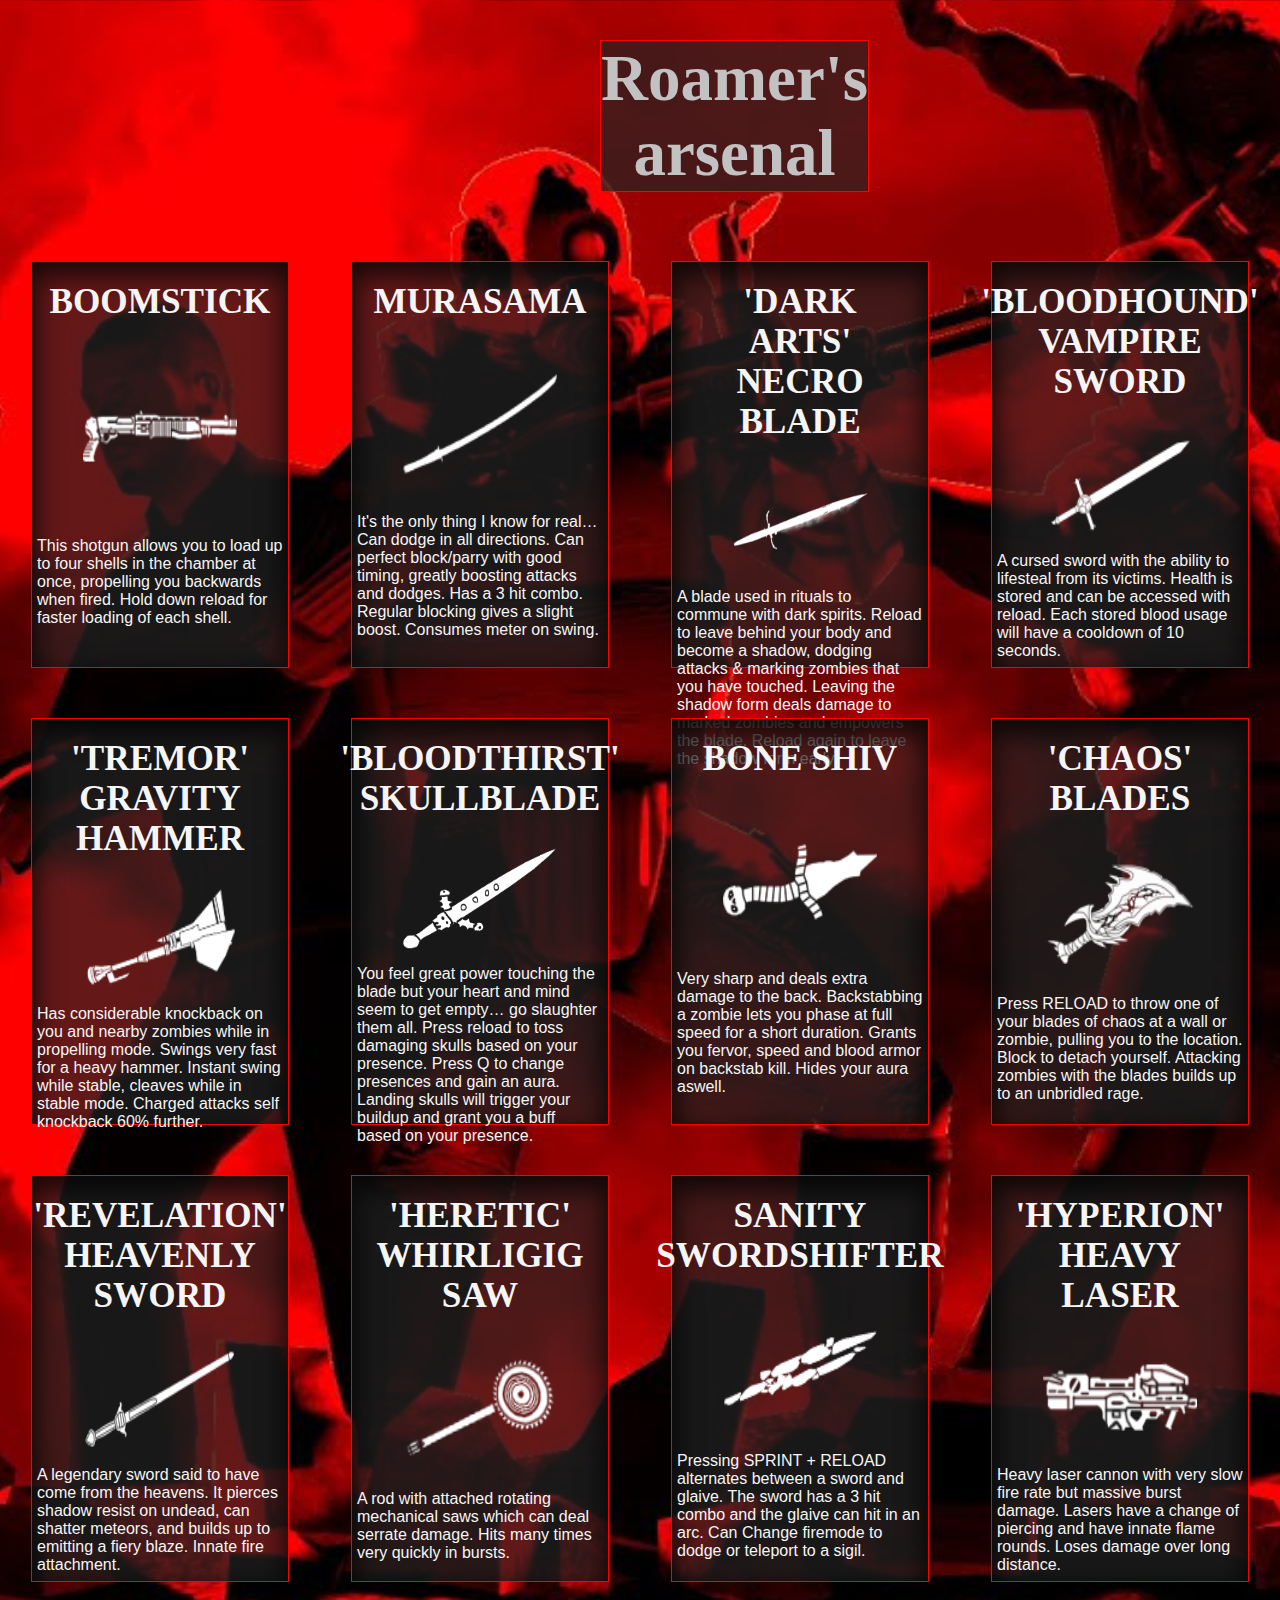
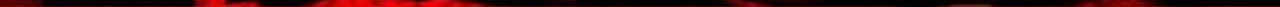
<file: index.html>
<html lang="en">

<head>
    <meta charset="UTF-8">
    <meta name="viewport" content="width=device-width, initial-scale=1.0">
    <title>Flex box</title>
    <link rel="stylesheet" href="style.css">
</head>

<body>
    <h1 class="Project-head">Roamer's arsenal</h1>
    <div class="animation"></div>
    <div class="container">
        <div class="card">
            <h2 class="card-title">Boomstick</h2>
            <img src="Boomstick.png" alt="" class="card-img">
            <p class="card-desc">This shotgun allows you to load up to four shells in the chamber at once, propelling
                you
                backwards when fired. Hold down reload for faster loading of each shell.</p>

        </div>
        <div class="card">
            <h2 class="card-title">Murasama</h2>
            <img src="murasama.png" alt="" class="card-img">
            <p class="card-desc">It's the only thing I know for real…
                Can dodge in all directions.
                Can perfect block/parry with good timing, greatly boosting attacks and dodges. Has a 3 hit combo.
                Regular
                blocking gives a slight boost.
                Consumes meter on swing.</p>

        </div>
        <div class="card">
            <h2 class="card-title">'Dark Arts' Necro Blade</h2>
            <img src="dark arts.png" alt="" class="card-img">
            <p class="card-desc">A blade used in rituals to commune with dark spirits. Reload to leave behind your body
                and
                become a shadow, dodging attacks & marking zombies that you have touched. Leaving the shadow form deals
                damage to marked zombies and empowers the blade. Reload again to leave the shadow form early.</p>

        </div>
        <div class="card">
            <h2 class="card-title">'Bloodhound' Vampire Sword</h2>
            <img src="Vampire sword.png" alt="" class="card-img">
            <p class="card-desc">A cursed sword with the ability to lifesteal from its victims. Health is stored and can
                be
                accessed with reload. Each stored blood usage will have a cooldown of 10 seconds.</p>

        </div>
        <div class="card">
            <h2 class="card-title">'Tremor' gravity hammer</h2>
            <img src="Grav hammer.png" alt="" class="card-img">
            <p class="card-desc">Has considerable knockback on you and nearby zombies while in propelling mode. Swings
                very
                fast for a heavy hammer. Instant swing while stable, cleaves while in stable mode. Charged attacks self
                knockback 60% further.</p>

        </div>
        <div class="card">
            <h2 class="card-title">'Bloodthirst' Skullblade</h2>
            <img src="Skullblade.png" alt="" class="card-img">
            <p class="card-desc">You feel great power touching the blade but your heart and mind seem to get empty… go
                slaughter them all. Press reload to toss damaging skulls based on your presence. Press Q to change
                presences
                and gain an aura. Landing skulls will trigger your buildup and grant you a buff based on your presence.
            </p>

        </div>
        <div class="card">
            <h2 class="card-title">Bone Shiv</h2>
            <img src="bone shiv.png" alt="" class="card-img">
            <p class="card-desc">Very sharp and deals extra damage to the back. Backstabbing a zombie lets you phase at
                full speed for a short duration. Grants you fervor, speed and blood armor on backstab kill. Hides your
                aura aswell.</p>

        </div>
        <div class="card">
            <h2 class="card-title">'Chaos' Blades</h2>
            <img src="Chaos blades.png" alt="" class="card-img">
            <p class="card-desc">Press RELOAD to throw one of your blades of chaos at a wall or zombie, pulling you to
                the location.
                Block to detach yourself. Attacking zombies with the blades builds up to an unbridled rage.</p>

        </div>
        <div class="card">
            <h2 class="card-title">'Revelation' Heavenly Sword</h2>
            <img src="spirit sword.png" alt="" class="card-img">
            <p class="card-desc">A legendary sword said to have come from the heavens. It pierces shadow resist on
                undead, can shatter meteors, and builds up to emitting a fiery blaze. Innate fire attachment.</p>

        </div>
        <div class="card">
            <h2 class="card-title">'Heretic' Whirligig Saw</h2>
            <img src="whirligig.png" alt="" class="card-img">
            <p class="card-desc">A rod with attached rotating mechanical saws which can deal serrate damage. Hits many
                times very quickly in bursts.</p>

        </div>
        <div class="card">
            <h2 class="card-title">Sanity Swordshifter</h2>
            <img src="sanity sword.png" alt="" class="card-img">
            <p class="card-desc">Pressing SPRINT + RELOAD alternates between a sword and glaive. The sword has a 3 hit
                combo and the glaive can hit in an arc. Can Change firemode to dodge or teleport to a sigil.</p>

        </div>
        <div class="card">
            <h2 class="card-title">'Hyperion' Heavy Laser</h2>
            <img src="hyperion.png" alt="" class="card-img">
            <p class="card-desc">Heavy laser cannon with very slow fire rate but massive burst damage. Lasers have a
                change of piercing and have innate flame rounds. Loses damage over long distance.</p>

        </div>
    </div>
</body>

</html>
</file>
<file: style.css>
body {
    box-sizing: border-box;
    margin: 0;
    padding: 0;
    background-image: url(zombie\ survival.jpg);
    background-position: center;
    background-size:cover;
    font-size: 62.5%;
    flex-direction: row;
    display: flex;
    flex-wrap: wrap;
    justify-content: space-around;
    color: whitesmoke;
}
.card{
    font-size: 30px;
    display: flex ;
    border: 1px solid red;
    width: 20%;
    height: 45vh;
    justify-content:center;
    flex-wrap:wrap;
    margin: 25 25 25 25;
    background-color: rgba(34, 34, 34, 0.7);
    box-shadow: inset 0px 10px 25px 5px rgba(0,0,0, 0.7);
    transition: all 0.3s;
    outline-offset: 10px;
}
.card:hover{
    transform: scale(1.1);
    outline: 10px solid rgb(173, 45, 173);
    color: rgb(173, 45, 173)
    ;
}
@media screen and (max-width: 1200px){
    .card {
        width: 45%;
    }
}
@media screen and (max-width: 800px){
    .card {
        width: 100%;
    }
}
.card-img {
    width: 60%;
    height: 25%;
}
.card-title {
    font-size: 2.2rem;
    text-transform: uppercase;
    text-align: center;
    margin-top: 20;
    margin-left: 25;
    margin-right: 25;
    color: inherit;
}
.card-desc {
    font-size: 16px;
    margin-left: 5px;
    margin-right: 5px;
    margin-bottom: 5px;
    color: whitesmoke;
    font-family: 'Inter', sans-serif;
}
h1 {
    text-align: center;
    width: 50%;
    font-size: 65px;
    color:rgb(194, 194, 194);
    background-color: rgba(34, 34, 34, 0.7);
    margin-top: 40px;
    margin-left: 600px;
    margin-right: 600px;
    border: 1px solid red;
    transition: all 0.8s ease 0s;
}
h1:hover {
    color: rgb(125, 255, 255);
    border-radius: 50px;
    transition: all 0.8s ease 0s;
}
.container {
    display: flex;
    flex-wrap: wrap;
    justify-content: space-around;
}
.container:hover .card:not(:hover){
    transform: scale(0.9);
    opacity: 0.7;
}
.animation {
    height: 2rem;
    width: 2rem;
    animation: test 5s infinite;
    position: absolute 
}
@keyframes test {
    0% {
        left: 5%;
        top: 40px;
        background-color: rgba(0, 217, 255, 0.486);
    }
    25% {
        left: 20%;
        top: 40px;
        background-color: rgb(21, 255, 0);
    }
    50% {
        left: 20%;
        top: 10%;
        background-color: rgba(0, 217, 255, 0.486);
    }
    75% {
        left: 5%;
        top: 10%;
        background-color: rgb(21, 255, 0);
    }
    100%{
        left: 5%;
        top: 40px;
        background-color: rgba(0, 217, 255, 0.486);
    }
}
</file>
